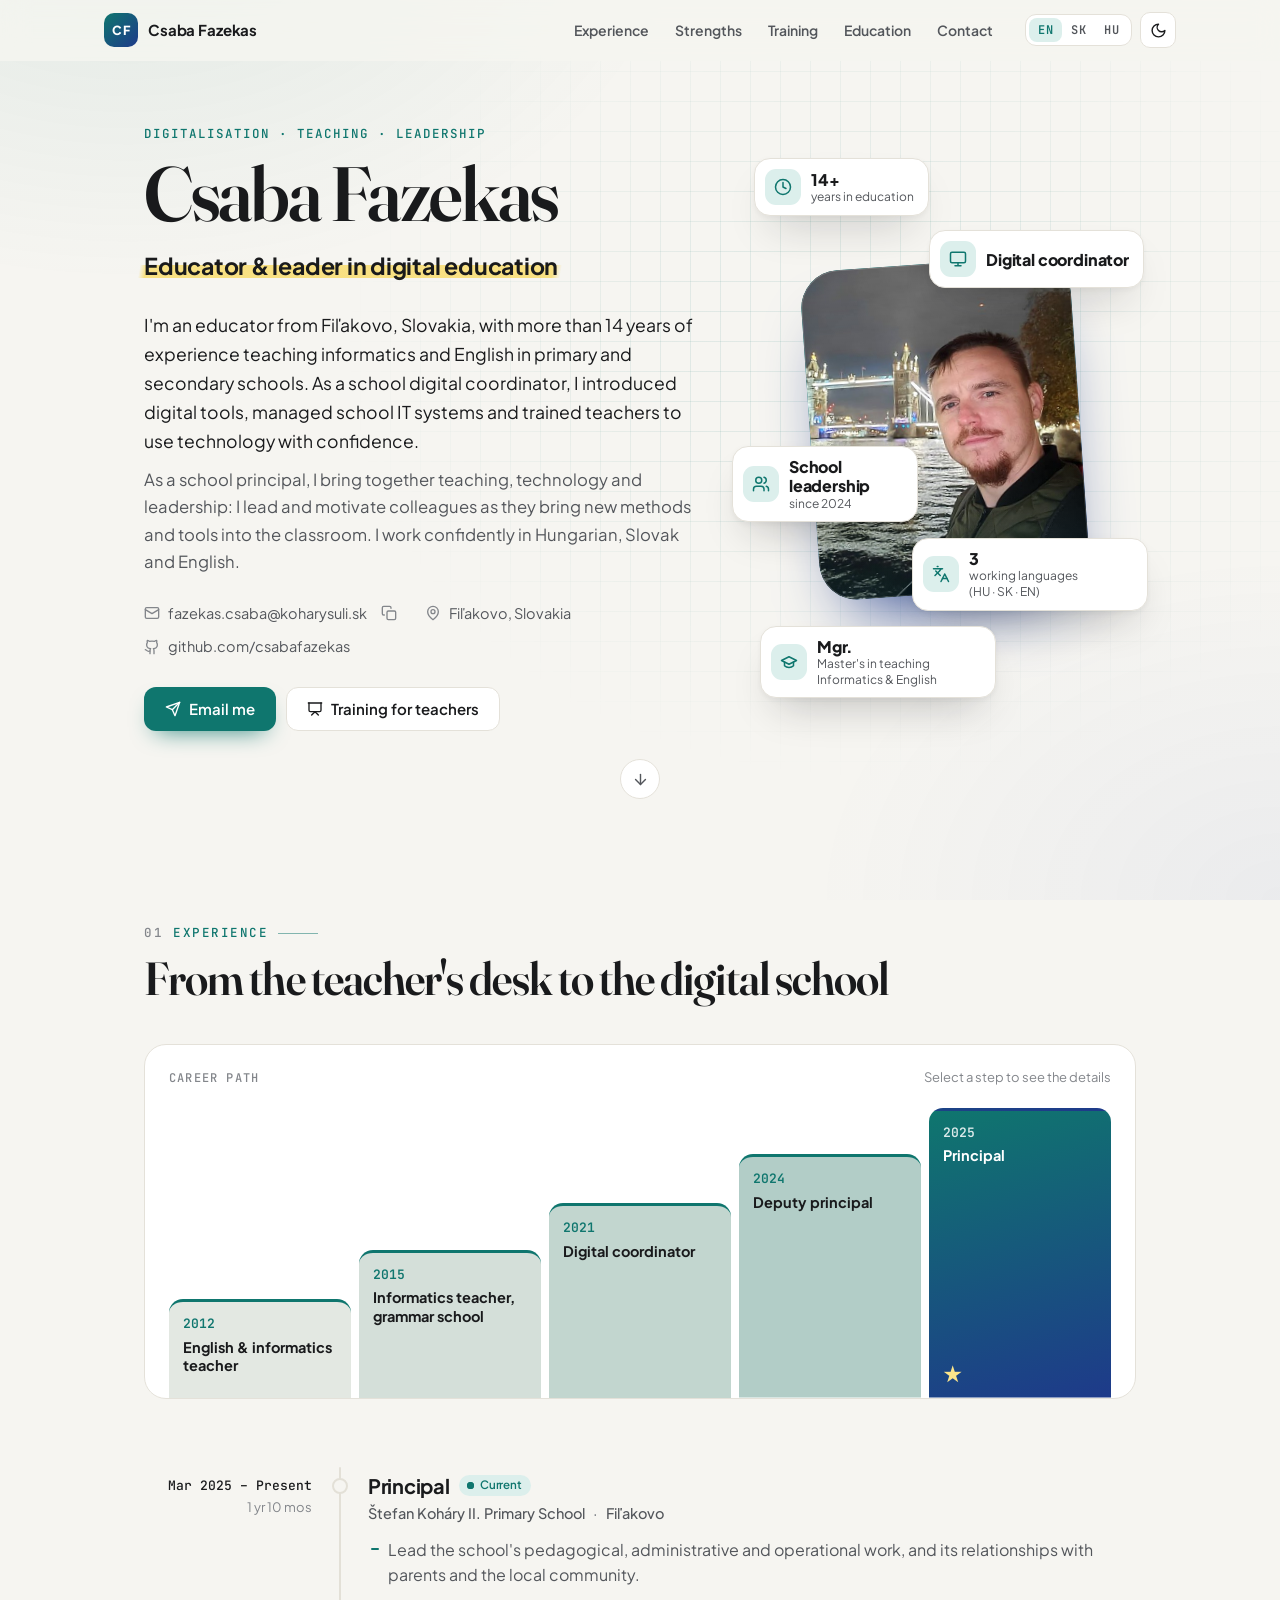
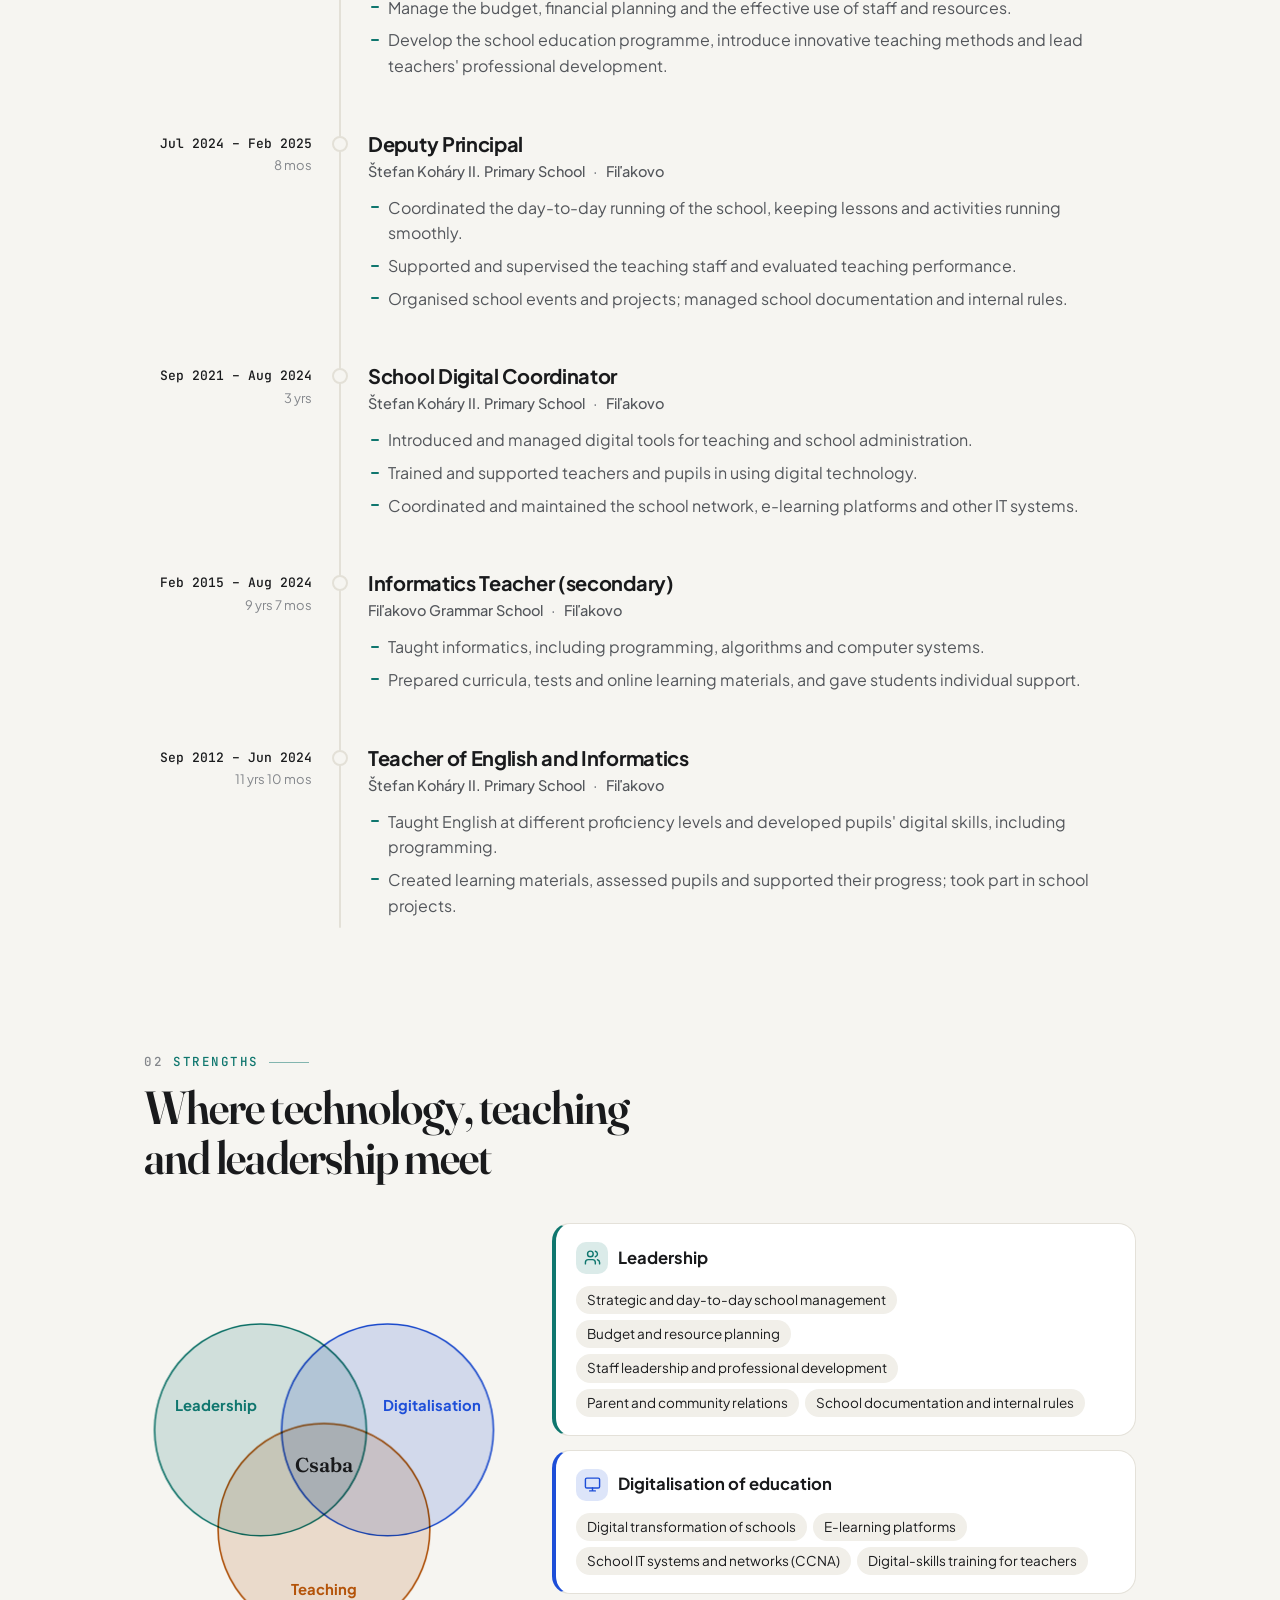
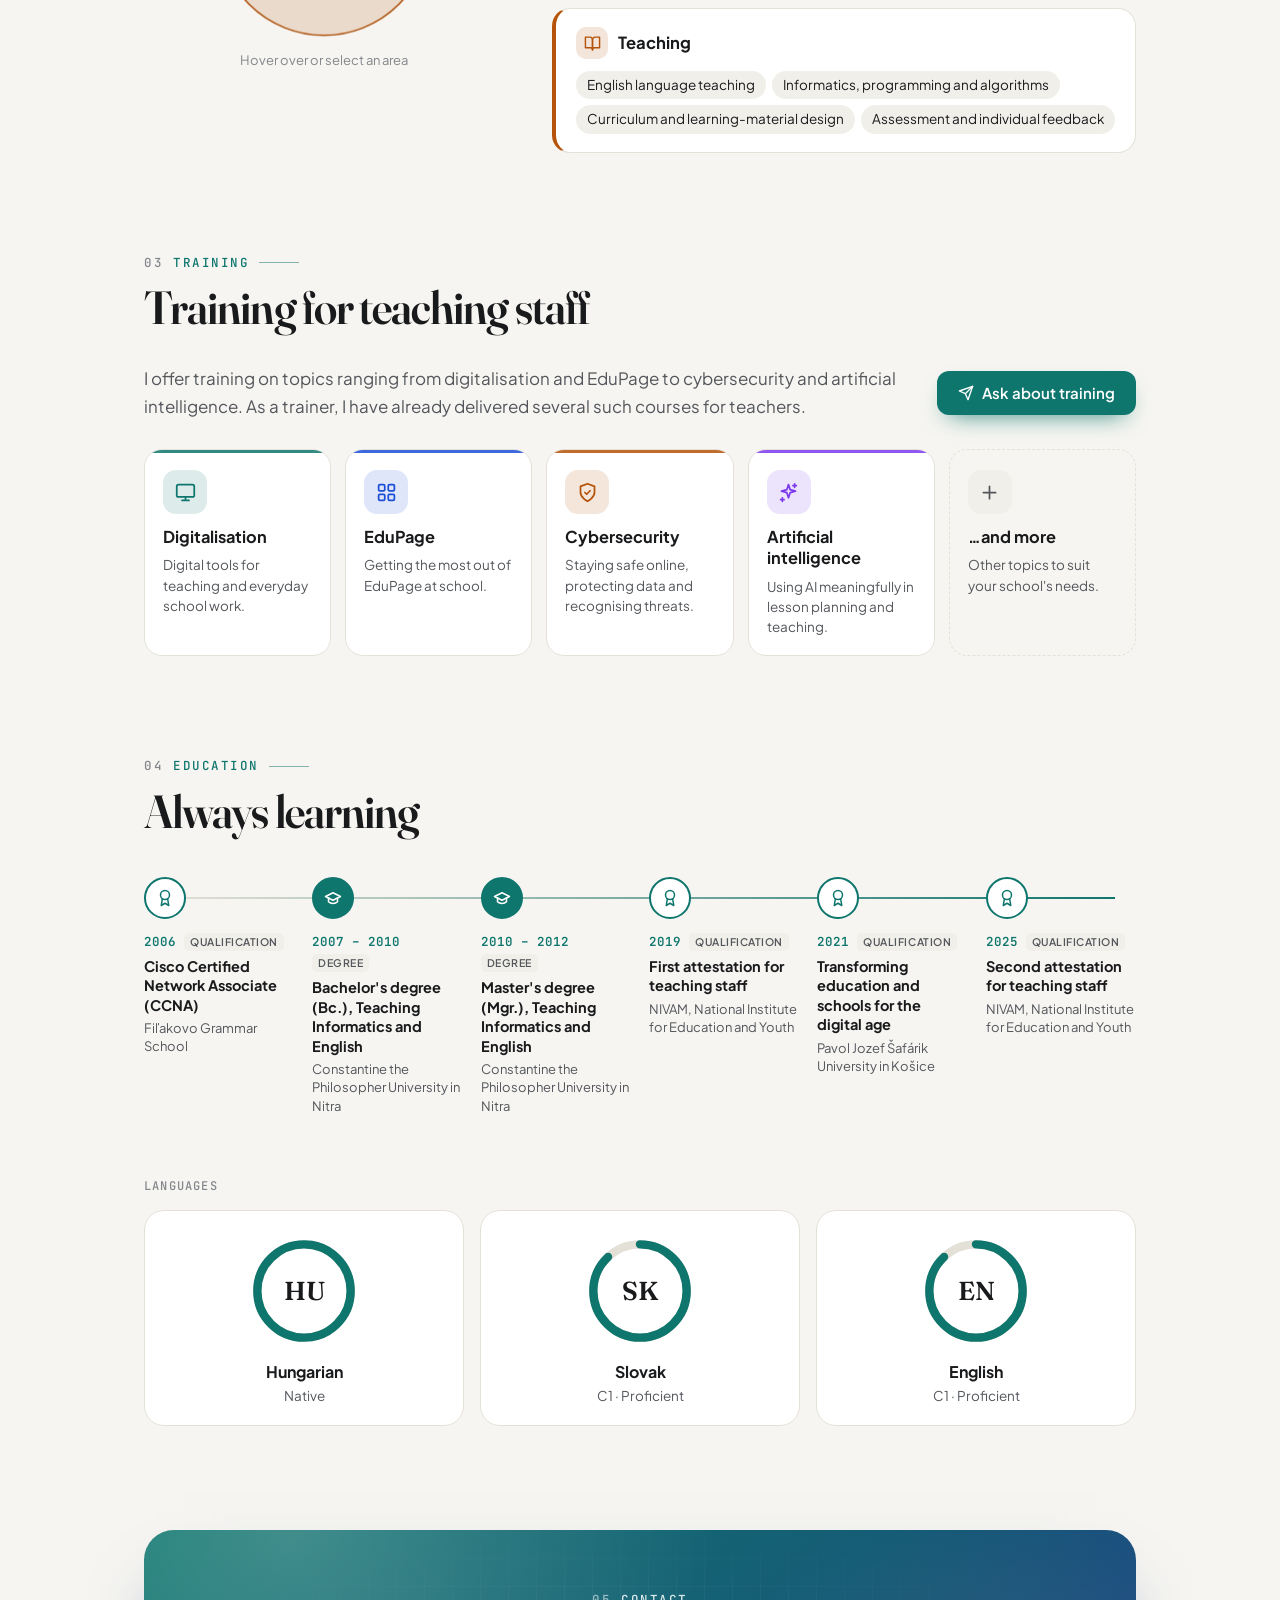
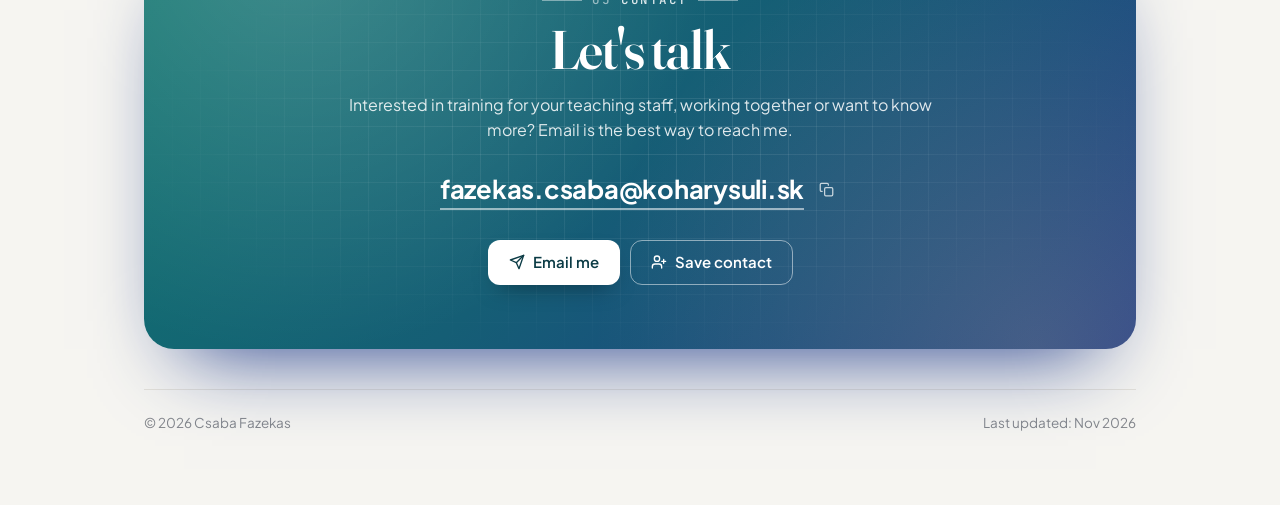
<file: index.html>
<!doctype html>
<html lang="en">
<head>
  <meta charset="utf-8">
  <meta name="viewport" content="width=device-width, initial-scale=1">
  <title>Csaba Fazekas · CV</title>
  <meta name="description" content="Csaba Fazekas, educator from Fiľakovo, Slovakia: digital education, teaching informatics and English, and leadership.">
  <meta name="theme-color" content="#f6f5f1">
  <meta property="og:type" content="profile">
  <meta property="og:title" content="Csaba Fazekas · CV">
  <meta property="og:description" content="Educator &amp; leader in digital education: digitalisation, teaching and leadership.">
  <link rel="alternate" hreflang="en" href="?lang=en">
  <link rel="alternate" hreflang="sk" href="?lang=sk">
  <link rel="alternate" hreflang="hu" href="?lang=hu">

  <!-- Apply the saved / system theme before first paint to avoid a flash. -->
  <script>
    (function () {
      try {
        var t = localStorage.getItem("cv-theme");
        if (t !== "light" && t !== "dark") {
          t = window.matchMedia("(prefers-color-scheme: dark)").matches ? "dark" : "light";
        }
        document.documentElement.setAttribute("data-theme", t);
      } catch (e) { /* storage blocked: CSS falls back to the system preference */ }
    })();
  </script>

  <link rel="preconnect" href="https://fonts.googleapis.com">
  <link rel="preconnect" href="https://fonts.gstatic.com" crossorigin>
  <link rel="stylesheet" href="https://fonts.googleapis.com/css2?family=Fraunces:opsz,wght@9..144,500..700&family=JetBrains+Mono:wght@400..600&family=Plus+Jakarta+Sans:wght@400..800&display=swap">
  <link rel="stylesheet" href="css/style.css">
</head>
<body>
  <a class="skip-link" href="#main">Skip to content</a>
  <header class="topbar" id="topbar">
    <div class="topbar-inner" id="topbar-inner"></div>
    <div class="progress" aria-hidden="true"><span id="progress-bar"></span></div>
  </header>

  <main id="main" class="page" tabindex="-1"></main>

  <div class="toast" id="toast" role="status" aria-live="polite"></div>
  <button type="button" class="back-to-top" id="back-to-top" data-action="top" aria-label="Back to top"></button>

  <noscript>
    <p class="noscript">This CV is interactive and needs JavaScript to display. Please enable JavaScript and reload the page.</p>
  </noscript>

  <script src="js/cv-data.js"></script>
  <script src="js/app.js"></script>
</body>
</html>
</file>
<file: css/style.css>
/* ==========================================================================
   Personal CV: styles
   Colours are tokens: change --accent (and its dark-mode twin) to re-brand.
   ========================================================================== */

:root {
  color-scheme: light;
  --bg: #f6f5f1;
  --surface: #ffffff;
  --surface-2: #f1efe9;
  --track: #e3e0d7;
  --text: #191a1c;
  --text-muted: #53565b;
  --text-faint: #83868b;
  --border: #e4e1d9;
  --accent: #0f766e;
  --accent-strong: #0a5c56;
  --accent-2: #1e40af;
  --accent-soft: #dcefec;
  --accent-contrast: #ffffff;
  --c1: #0f766e;
  --c2: #1d4ed8;
  --c3: #b45309;
  --c4: #7c3aed;
  --marker: rgba(250, 204, 21, 0.5);
  --grid: rgba(15, 118, 110, 0.09);
  --glow: rgba(15, 118, 110, 0.09);
  --glow-2: rgba(30, 64, 175, 0.05);
  --avatar-a: #0f766e;
  --avatar-b: #1e3a8a;
  --online: #16a34a;
  --shadow-sm: 0 1px 2px rgba(25, 26, 28, 0.04);
  --shadow: 0 1px 2px rgba(25, 26, 28, 0.04), 0 10px 30px -12px rgba(25, 26, 28, 0.16);
  --shadow-lg: 0 2px 6px rgba(25, 26, 28, 0.05), 0 22px 44px -18px rgba(25, 26, 28, 0.28);
  --radius: 16px;
  --radius-sm: 10px;
  --font-sans: "Plus Jakarta Sans", ui-sans-serif, system-ui, -apple-system, "Segoe UI", Roboto, sans-serif;
  --font-display: "Fraunces", Georgia, "Times New Roman", serif;
  --font-mono: "JetBrains Mono", ui-monospace, SFMono-Regular, Menlo, Consolas, monospace;
  --page-w: 1040px;
  --ease: cubic-bezier(0.2, 0.7, 0.2, 1);
}

@media (prefers-color-scheme: dark) {
  :root:not([data-theme="light"]) {
    color-scheme: dark;
    --bg: #0e1012;
    --surface: #15181b;
    --surface-2: #1c2024;
    --track: #2a2f35;
    --text: #ecebe6;
    --text-muted: #a9abae;
    --text-faint: #777a7e;
    --border: #252a2f;
    --accent: #2dd4bf;
    --accent-strong: #5eead4;
    --accent-2: #93c5fd;
    --accent-soft: rgba(45, 212, 191, 0.13);
    --accent-contrast: #04211e;
    --c1: #2dd4bf;
    --c2: #60a5fa;
    --c3: #fbbf24;
    --c4: #a78bfa;
    --marker: rgba(45, 212, 191, 0.3);
    --grid: rgba(45, 212, 191, 0.06);
    --glow: rgba(45, 212, 191, 0.06);
    --glow-2: rgba(147, 197, 253, 0.05);
    --online: #4ade80;
    --shadow-sm: none;
    --shadow: 0 1px 2px rgba(0, 0, 0, 0.3), 0 10px 30px -12px rgba(0, 0, 0, 0.6);
    --shadow-lg: 0 2px 6px rgba(0, 0, 0, 0.35), 0 24px 48px -18px rgba(0, 0, 0, 0.8);
  }
}

:root[data-theme="dark"] {
  color-scheme: dark;
  --bg: #0e1012;
  --surface: #15181b;
  --surface-2: #1c2024;
  --track: #2a2f35;
  --text: #ecebe6;
  --text-muted: #a9abae;
  --text-faint: #777a7e;
  --border: #252a2f;
  --accent: #2dd4bf;
  --accent-strong: #5eead4;
  --accent-2: #93c5fd;
  --accent-soft: rgba(45, 212, 191, 0.13);
  --accent-contrast: #04211e;
  --c1: #2dd4bf;
  --c2: #60a5fa;
  --c3: #fbbf24;
  --c4: #a78bfa;
  --marker: rgba(45, 212, 191, 0.3);
  --grid: rgba(45, 212, 191, 0.06);
  --glow: rgba(45, 212, 191, 0.06);
  --glow-2: rgba(147, 197, 253, 0.05);
  --online: #4ade80;
  --shadow-sm: none;
  --shadow: 0 1px 2px rgba(0, 0, 0, 0.3), 0 10px 30px -12px rgba(0, 0, 0, 0.6);
  --shadow-lg: 0 2px 6px rgba(0, 0, 0, 0.35), 0 24px 48px -18px rgba(0, 0, 0, 0.8);
}

/* ------------------------------------------------------------------ base */
*, *::before, *::after { box-sizing: border-box; }
[hidden] { display: none !important; }

html { scroll-behavior: smooth; scroll-padding-top: 80px; -webkit-text-size-adjust: 100%; text-size-adjust: 100%; }

body {
  margin: 0;
  min-height: 100vh;
  background: var(--bg);
  color: var(--text);
  font-family: var(--font-sans);
  font-size: 16px;
  line-height: 1.6;
  -webkit-font-smoothing: antialiased;
  -moz-osx-font-smoothing: grayscale;
  overflow-x: hidden;
}
body::before {
  content: "";
  position: fixed;
  inset: 0;
  z-index: -2;
  pointer-events: none;
  background:
    radial-gradient(900px 600px at 10% -10%, var(--glow), transparent 62%),
    radial-gradient(760px 560px at 100% 100%, var(--glow-2), transparent 62%);
}

h1, h2, h3, h4, p { margin: 0; }
a { color: inherit; }
button { font: inherit; color: inherit; }
img { max-width: 100%; display: block; }
code { font-family: var(--font-mono); font-size: 0.92em; }

:focus-visible { outline: 2px solid var(--accent); outline-offset: 2px; }

.icon {
  width: 18px;
  height: 18px;
  flex: none;
  fill: none;
  stroke: currentColor;
  stroke-width: 2;
  stroke-linecap: round;
  stroke-linejoin: round;
}

.skip-link {
  position: fixed;
  top: 12px; left: 12px;
  z-index: 100;
  padding: 10px 14px;
  border-radius: var(--radius-sm);
  background: var(--accent);
  color: var(--accent-contrast);
  font-weight: 600;
  text-decoration: none;
  transform: translateY(-160%);
  transition: transform 0.2s var(--ease);
}
.skip-link:focus { transform: none; }

.theme-anim, .theme-anim *, .theme-anim *::before, .theme-anim *::after {
  transition: background-color 0.35s ease, border-color 0.35s ease, color 0.35s ease, fill 0.35s ease, stroke 0.35s ease !important;
}

/* --------------------------------------------------------------- topbar */
.topbar {
  position: sticky;
  top: 0;
  z-index: 50;
  background: color-mix(in srgb, var(--bg) 80%, transparent);
  -webkit-backdrop-filter: blur(14px) saturate(1.4);
  backdrop-filter: blur(14px) saturate(1.4);
  border-bottom: 1px solid transparent;
  transition: border-color 0.25s;
}
.topbar.is-scrolled { border-bottom-color: var(--border); }
.topbar-inner {
  display: flex;
  align-items: center;
  gap: 20px;
  max-width: calc(var(--page-w) + 80px);
  margin: 0 auto;
  padding: 12px 24px;
}
.progress { position: absolute; left: 0; right: 0; bottom: -1px; height: 2px; pointer-events: none; }
.progress span {
  display: block;
  height: 100%;
  background: linear-gradient(90deg, var(--accent), var(--accent-2));
  transform: scaleX(0);
  transform-origin: 0 50%;
}

.brand { display: inline-flex; align-items: center; gap: 10px; min-width: 0; padding: 0; border: 0; background: none; cursor: pointer; }
.brand-mark {
  display: grid;
  place-items: center;
  width: 34px; height: 34px;
  flex: none;
  border-radius: 10px;
  background: linear-gradient(135deg, var(--avatar-a), var(--avatar-b));
  color: #fff;
  font: 800 12.5px/1 var(--font-sans);
  letter-spacing: 0.02em;
}
.brand-name { font-weight: 700; font-size: 15px; letter-spacing: -0.01em; white-space: nowrap; }

.topnav { display: flex; gap: 2px; margin-left: auto; }
.topnav a {
  padding: 7px 12px;
  border-radius: 999px;
  color: var(--text-muted);
  font-size: 14px;
  font-weight: 600;
  text-decoration: none;
  white-space: nowrap;
  transition: color 0.2s, background-color 0.2s;
}
.topnav a:hover { color: var(--text); }
.topnav a.is-active { color: var(--accent); background: var(--accent-soft); }

.top-controls { display: flex; align-items: center; gap: 8px; margin-left: auto; }
.topnav + .top-controls { margin-left: 0; }

.seg { display: inline-flex; padding: 3px; border-radius: 11px; background: var(--surface); border: 1px solid var(--border); }
.seg button {
  border: 0;
  padding: 6px 9px;
  border-radius: 8px;
  background: transparent;
  color: var(--text-muted);
  font: 600 12px/1 var(--font-mono);
  letter-spacing: 0.04em;
  cursor: pointer;
  transition: background-color 0.2s, color 0.2s;
}
.seg button:hover { color: var(--text); }
.seg button[aria-pressed="true"] { background: var(--accent-soft); color: var(--accent); }

.icon-btn {
  display: inline-grid;
  place-items: center;
  width: 36px; height: 36px;
  flex: none;
  border-radius: var(--radius-sm);
  border: 1px solid var(--border);
  background: var(--surface);
  color: var(--text);
  cursor: pointer;
  transition: border-color 0.2s, color 0.2s, transform 0.2s var(--ease);
}
.icon-btn:hover { border-color: var(--accent); color: var(--accent); }
.icon-btn:active { transform: scale(0.94); }
.icon-btn .icon { width: 17px; height: 17px; }
.i-sun { display: none; }
[data-theme="dark"] .i-sun { display: block; }
[data-theme="dark"] .i-moon { display: none; }

.btn {
  display: inline-flex;
  align-items: center;
  justify-content: center;
  gap: 8px;
  padding: 13px 20px;
  border-radius: 12px;
  border: 1px solid transparent;
  font: 600 15px/1.1 var(--font-sans);
  text-decoration: none;
  cursor: pointer;
  transition: background-color 0.2s, border-color 0.2s, color 0.2s, transform 0.2s var(--ease), box-shadow 0.2s;
}
.btn:hover { transform: translateY(-1px); }
.btn:active { transform: translateY(1px); }
.btn .icon { width: 16px; height: 16px; }
.btn-primary { background: var(--accent); color: var(--accent-contrast); box-shadow: 0 10px 24px -12px var(--accent); }
.btn-primary:hover { background: var(--accent-strong); }
.btn-light { background: #fff; color: #0b3b45; box-shadow: 0 10px 24px -12px rgba(0, 0, 0, 0.5); }
.btn-light:hover { background: #ecfdf8; }
.btn-ghost { background: var(--surface); border-color: var(--border); color: var(--text); }
.btn-ghost:hover { border-color: var(--accent); color: var(--accent); }
.btn-outline-light { background: transparent; border-color: rgba(255, 255, 255, 0.5); color: #fff; }
.btn-outline-light:hover { background: rgba(255, 255, 255, 0.12); border-color: #fff; }

.copy-btn {
  display: inline-grid;
  place-items: center;
  width: 28px; height: 28px;
  flex: none;
  border: 0;
  border-radius: 8px;
  background: transparent;
  color: var(--text-faint);
  cursor: pointer;
  transition: background-color 0.2s, color 0.2s;
}
.copy-btn:hover { background: var(--surface-2); color: var(--accent); }
.copy-btn .icon { width: 15px; height: 15px; }
.copy-btn .i-check { display: none; }
.copy-btn.is-copied { color: var(--online); }
.copy-btn.is-copied .i-copy { display: none; }
.copy-btn.is-copied .i-check { display: block; }
.copy-light { color: rgba(255, 255, 255, 0.75); }
.copy-light:hover { background: rgba(255, 255, 255, 0.15); color: #fff; }
.copy-light.is-copied { color: #bbf7d0; }

/* ----------------------------------------------------------------- page */
.page { max-width: var(--page-w); margin: 0 auto; padding: 0 24px 72px; outline: none; }

.anim .reveal { opacity: 0; transform: translateY(16px); transition: opacity 0.7s var(--ease), transform 0.7s var(--ease); }
.anim .reveal.is-visible { opacity: 1; transform: none; }

.section { padding: 104px 0 0; }
.section-head { max-width: 760px; margin-bottom: 40px; }
.eyebrow {
  display: flex;
  align-items: center;
  gap: 10px;
  margin-bottom: 14px;
  font: 500 12.5px/1 var(--font-mono);
  letter-spacing: 0.12em;
  text-transform: uppercase;
  color: var(--accent);
}
.eyebrow::after { content: ""; width: 40px; height: 1px; background: currentColor; opacity: 0.5; }
.eyebrow-num { color: var(--text-faint); }
.section-title {
  font-family: var(--font-display);
  font-size: clamp(1.95rem, 4.2vw, 2.9rem);
  font-weight: 600;
  line-height: 1.08;
  letter-spacing: -0.02em;
  font-variation-settings: "opsz" 120;
  text-wrap: balance;
}
.mini-label { font: 500 12px/1.3 var(--font-mono); letter-spacing: 0.1em; text-transform: uppercase; color: var(--text-faint); }
.hint { font-size: 13px; color: var(--text-faint); }

/* ----------------------------------------------------------------- hero */
.hero { position: relative; padding: 64px 0 24px; isolation: isolate; }
.hero::before {
  content: "";
  position: absolute;
  top: -80px; bottom: -40px;
  left: 50%;
  width: 100vw;
  z-index: -1;
  transform: translateX(-50%);
  background-image:
    linear-gradient(var(--grid) 1px, transparent 1px),
    linear-gradient(90deg, var(--grid) 1px, transparent 1px);
  background-size: 30px 30px;
  -webkit-mask-image: radial-gradient(ellipse 55% 65% at 68% 42%, #000 25%, transparent 75%);
  mask-image: radial-gradient(ellipse 55% 65% at 68% 42%, #000 25%, transparent 75%);
}
.hero-grid { display: grid; grid-template-columns: minmax(0, 1.25fr) minmax(0, 0.85fr); gap: 48px; align-items: center; }

.tagline { font: 500 12.5px/1.5 var(--font-mono); letter-spacing: 0.08em; text-transform: uppercase; color: var(--accent); }
.name {
  margin-top: 12px;
  font-family: var(--font-display);
  font-size: clamp(2.8rem, 6.6vw, 4.8rem);
  font-weight: 600;
  line-height: 0.98;
  letter-spacing: -0.03em;
  font-variation-settings: "opsz" 144;
}
.role-title { margin-top: 16px; font-size: clamp(1.15rem, 2.4vw, 1.45rem); font-weight: 700; letter-spacing: -0.01em; }
.marker {
  padding: 0 6px;
  margin: 0 -6px;
  background-image: linear-gradient(100deg, transparent 0.5%, var(--marker) 2%, var(--marker) 97%, transparent 99%);
  background-repeat: no-repeat;
  background-size: 100% 46%;
  background-position: 0 88%;
  -webkit-box-decoration-break: clone;
  box-decoration-break: clone;
  transition: background-size 0.9s var(--ease) 0.55s;
}
.anim .hero:not(.is-visible) .marker { background-size: 0% 46%; }

.summary { margin-top: 26px; max-width: 60ch; }
.summary p { font-size: 1.1rem; line-height: 1.65; }
.summary p + p { margin-top: 10px; color: var(--text-muted); font-size: 1.04rem; }

.meta { list-style: none; margin: 24px 0 0; padding: 0; display: flex; flex-wrap: wrap; gap: 8px 22px; font-size: 14.5px; }
.meta li { display: inline-flex; align-items: center; gap: 8px; min-width: 0; color: var(--text-muted); }
.meta .icon { width: 16px; height: 16px; color: var(--text-faint); }
.meta a { text-decoration: none; overflow-wrap: anywhere; transition: color 0.2s; }
.meta a:hover { color: var(--accent); }
.hero-actions { display: flex; flex-wrap: wrap; gap: 10px; margin-top: 28px; }

.anim .hero-copy > * { transition: opacity 0.7s var(--ease), transform 0.7s var(--ease); }
.anim .hero:not(.is-visible) .hero-copy > * { opacity: 0; transform: translateY(14px); }
.anim .hero-copy > :nth-child(2) { transition-delay: 0.06s; }
.anim .hero-copy > :nth-child(3) { transition-delay: 0.12s; }
.anim .hero-copy > :nth-child(4) { transition-delay: 0.18s; }
.anim .hero-copy > :nth-child(5) { transition-delay: 0.24s; }
.anim .hero-copy > :nth-child(6) { transition-delay: 0.3s; }

/* monogram card with floating facts */
.hero-visual { position: relative; height: 540px; }
.portrait {
  position: absolute;
  left: 50%; top: 50%;
  width: 270px; height: 330px;
  display: grid;
  place-items: center;
  overflow: hidden;
  border-radius: 38px;
  background: linear-gradient(150deg, var(--avatar-a) 0%, #155e75 45%, var(--avatar-b) 100%);
  box-shadow: 0 40px 70px -34px var(--avatar-b), inset 0 0 0 1px rgba(255, 255, 255, 0.14);
  transform: translate(-50%, -50%) rotate(-4deg);
  transition: transform 0.9s var(--ease), opacity 0.9s var(--ease);
}
.anim .hero:not(.is-visible) .portrait { opacity: 0; transform: translate(-50%, -42%) rotate(-10deg); }
.portrait:hover { transform: translate(-50%, -50%) rotate(-1deg) scale(1.02); }
.portrait-grid {
  position: absolute;
  inset: 0;
  background-image:
    linear-gradient(rgba(255, 255, 255, 0.11) 1px, transparent 1px),
    linear-gradient(90deg, rgba(255, 255, 255, 0.11) 1px, transparent 1px);
  background-size: 22px 22px;
}
.portrait::after {
  content: "";
  position: absolute;
  inset: 0;
  background: radial-gradient(circle at 22% 12%, rgba(255, 255, 255, 0.28), transparent 45%);
  pointer-events: none;
}
.portrait-initials {
  position: relative;
  font-family: var(--font-display);
  font-size: 104px;
  font-weight: 600;
  line-height: 1;
  letter-spacing: -0.04em;
  color: #fff;
  font-variation-settings: "opsz" 144;
  text-shadow: 0 10px 30px rgba(0, 0, 0, 0.18);
}
.portrait img { position: absolute; inset: 0; width: 100%; height: 100%; object-fit: cover; }
/* photo: soft light on top, a hint of the brand colour at the bottom, thin glass edge */
.portrait.has-photo::after {
  border-radius: inherit;
  background:
    linear-gradient(180deg, rgba(255, 255, 255, 0.1), transparent 28%),
    linear-gradient(0deg, rgba(15, 60, 80, 0.32), transparent 38%);
  box-shadow: inset 0 0 0 1px rgba(255, 255, 255, 0.18);
}

.float-chips { list-style: none; margin: 0; padding: 0; }
.float-chip {
  position: absolute;
  z-index: 2;
  display: flex;
  align-items: center;
  gap: 10px;
  max-width: 236px;
  padding: 10px 14px 10px 10px;
  border-radius: 16px;
  border: 1px solid var(--border);
  background: var(--surface);
  box-shadow: var(--shadow-lg);
  animation: float 7s ease-in-out infinite;
  transition: opacity 0.6s var(--ease), scale 0.6s var(--ease);
}
.anim .hero:not(.is-visible) .float-chip { opacity: 0; scale: 0.85; }
/* alternate left / right and keep clear of the monogram in the middle */
.fc-1 { top: 0; left: 0; transition-delay: 0.45s; }
.fc-2 { top: 72px; right: -8px; animation-delay: -1.4s; transition-delay: 0.58s; }
.fc-3 { top: 288px; left: -22px; max-width: 186px; animation-delay: -2.8s; transition-delay: 0.71s; }
.fc-4 { top: 380px; right: -12px; animation-delay: -4.2s; transition-delay: 0.84s; }
.fc-5 { bottom: 0; left: 6px; animation-delay: -5.6s; transition-delay: 0.97s; }
@keyframes float { 0%, 100% { translate: 0 0; } 50% { translate: 0 -9px; } }
.fc-icon { display: grid; place-items: center; width: 36px; height: 36px; flex: none; border-radius: 11px; background: var(--accent-soft); color: var(--accent); }
.fc-icon .icon { width: 18px; height: 18px; }
.fc-text { display: grid; min-width: 0; }
.fc-value { font-weight: 800; font-size: 16px; line-height: 1.2; letter-spacing: -0.01em; }
.fc-label { font-size: 12px; line-height: 1.3; color: var(--text-muted); }

.scroll-cue {
  display: grid;
  place-items: center;
  width: 40px; height: 40px;
  margin: 28px auto 0;
  border-radius: 50%;
  border: 1px solid var(--border);
  background: var(--surface);
  color: var(--text-muted);
  animation: cue 2.4s ease-in-out infinite;
  transition: color 0.2s, border-color 0.2s;
}
.scroll-cue:hover { color: var(--accent); border-color: var(--accent); }
.scroll-cue .icon { width: 17px; height: 17px; }
@keyframes cue { 0%, 100% { transform: translateY(0); } 50% { transform: translateY(6px); } }

/* --------------------------------------------------------- career stairs */
.stairs-wrap { margin-bottom: 56px; padding: 22px 24px 0; border-radius: 22px; border: 1px solid var(--border); background: var(--surface); overflow: hidden; }
.stairs-head { display: flex; flex-wrap: wrap; justify-content: space-between; align-items: baseline; gap: 6px 16px; margin-bottom: 20px; }
.stairs { list-style: none; margin: 0; padding: 0; display: grid; grid-template-columns: repeat(5, minmax(0, 1fr)); align-items: end; gap: 8px; height: 290px; }
.stair { height: var(--h); clip-path: inset(0 0 0 0); transition: clip-path 0.9s var(--ease) calc(var(--k) * 120ms + 0.15s); }
.anim .stairs-wrap:not(.is-visible) .stair { clip-path: inset(100% 0 0 0); }
.stair-btn {
  display: flex;
  flex-direction: column;
  gap: 6px;
  width: 100%;
  height: 100%;
  padding: 14px;
  border: 0;
  border-top: 3px solid var(--accent);
  border-radius: 14px 14px 0 0;
  background: color-mix(in srgb, var(--accent) var(--mix), var(--surface-2));
  text-align: left;
  cursor: pointer;
  transition: background-color 0.25s, box-shadow 0.25s;
}
.stair-btn:hover { background: color-mix(in srgb, var(--accent) calc(var(--mix) + 12%), var(--surface-2)); }
.stair-btn:hover .stair-role { text-decoration: underline; text-underline-offset: 3px; }
.stair-btn:focus-visible { outline-offset: -3px; }
.stair-year { font: 600 13px/1.2 var(--font-mono); color: var(--accent); }
.stair-role { font-size: 14.5px; font-weight: 700; line-height: 1.3; }
.stair.is-current .stair-btn { background: linear-gradient(165deg, var(--avatar-a), var(--avatar-b)); border-top-color: transparent; color: #fff; }
.stair.is-current .stair-year { color: rgba(255, 255, 255, 0.85); }
.stair.is-current .stair-btn::after {
  content: "★";
  margin-top: auto;
  font-size: 22px;
  line-height: 1;
  color: #fde68a;
}

/* -------------------------------------------------------- role timeline */
.roles { --date-w: 168px; --line-x: calc(var(--date-w) + 28px); --fill: 0; position: relative; list-style: none; margin: 0; padding: 0; }
.roles::before, .roles::after {
  content: "";
  position: absolute;
  left: calc(var(--line-x) - 1px);
  top: 12px; bottom: 24px;
  width: 2px;
  border-radius: 2px;
}
.roles::before { background: var(--track); }
.roles::after { background: linear-gradient(var(--accent), var(--accent-2)); transform: scaleY(var(--fill)); transform-origin: top; }
.role { position: relative; display: grid; grid-template-columns: var(--date-w) minmax(0, 1fr); column-gap: 56px; padding: 18px 0 34px; border-radius: 16px; }
.role::before {
  content: "";
  position: absolute;
  z-index: 1;
  left: calc(var(--line-x) - 8px);
  top: 23px;
  width: 16px; height: 16px;
  border-radius: 50%;
  border: 2px solid var(--track);
  background: var(--bg);
  transition: border-color 0.35s, background-color 0.35s, box-shadow 0.35s;
}
.role.is-reached::before { border-color: var(--accent); background: var(--surface); }
.role.is-current.is-reached::before { background: var(--accent); box-shadow: 0 0 0 6px var(--accent-soft); }
.role.flash { animation: flash 1.6s var(--ease); }
@keyframes flash { 0%, 100% { background-color: transparent; } 25% { background-color: var(--accent-soft); } }
.role-when { padding-top: 3px; text-align: right; }
.role-dates { font: 500 13px/1.5 var(--font-mono); color: var(--text); }
.role-dates span { white-space: nowrap; }
.role-dur { margin-top: 2px; font-size: 13px; color: var(--text-faint); }
.role-name { display: flex; flex-wrap: wrap; align-items: center; gap: 6px 10px; font-size: 1.25rem; font-weight: 700; line-height: 1.3; letter-spacing: -0.015em; }
.badge {
  display: inline-flex;
  align-items: center;
  gap: 6px;
  padding: 3px 10px 3px 8px;
  border-radius: 999px;
  background: var(--accent-soft);
  color: var(--accent);
  font: 600 11.5px/1.3 var(--font-sans);
}
.badge-dot { position: relative; width: 7px; height: 7px; border-radius: 50%; background: currentColor; }
.badge-dot::after { content: ""; position: absolute; inset: 0; border-radius: 50%; background: inherit; animation: ping 2s cubic-bezier(0, 0, 0.2, 1) infinite; }
@keyframes ping { 75%, 100% { transform: scale(2.6); opacity: 0; } }
.role-org { margin-top: 3px; color: var(--text-muted); font-size: 14.5px; font-weight: 500; }
.sep { margin: 0 8px; color: var(--text-faint); }
.bullets { list-style: none; margin: 12px 0 0; padding: 0; display: grid; gap: 7px; }
.bullets li { position: relative; max-width: 66ch; padding-left: 20px; color: var(--text-muted); }
.bullets li::before { content: ""; position: absolute; left: 3px; top: 0.72em; width: 8px; height: 2px; border-radius: 2px; background: var(--accent); }

/* ------------------------------------------------------ strengths (Venn) */
.strengths-wrap { display: grid; grid-template-columns: minmax(0, 360px) minmax(0, 1fr); gap: 48px; align-items: center; }
.strengths-wrap.no-venn { grid-template-columns: 1fr; }
.venn { text-align: center; }
.venn svg { display: block; width: 100%; height: auto; overflow: visible; }
.venn .hint { margin-top: 6px; }
.set-1 { --set-c: var(--c1); }
.set-2 { --set-c: var(--c2); }
.set-3 { --set-c: var(--c3); }
.venn-set { cursor: pointer; outline: none; }
.venn-set circle {
  fill: var(--set-c);
  fill-opacity: 0.16;
  stroke: var(--set-c);
  stroke-width: 1.5;
  mix-blend-mode: multiply;
  transform-box: fill-box;
  transform-origin: center;
  transition: transform 0.8s var(--ease), opacity 0.6s ease, fill-opacity 0.3s ease, stroke-width 0.3s ease;
}
[data-theme="dark"] .venn-set circle { mix-blend-mode: screen; fill-opacity: 0.2; }
.set-2 circle { transition-delay: 0.12s, 0.12s, 0s, 0s; }
.set-3 circle { transition-delay: 0.24s, 0.24s, 0s, 0s; }
.anim .venn:not(.is-visible) .venn-set circle { transform: scale(0.35); opacity: 0; }
.venn-set text { fill: var(--set-c); font: 700 14px var(--font-sans); pointer-events: none; transition: opacity 0.3s; }
.venn-center { fill: var(--text); font: 600 19px var(--font-display); pointer-events: none; }
.venn-set:hover circle, .venn-set.is-active circle { fill-opacity: 0.34; stroke-width: 2.5; }
.venn-set:focus-visible circle { stroke-width: 3.5; }
.has-active .venn-set:not(.is-active) circle { fill-opacity: 0.05; opacity: 0.55; }
.has-active .venn-set:not(.is-active) text { opacity: 0.4; }

.sgroups { display: grid; gap: 14px; }
.sgroup {
  padding: 18px 20px;
  border-radius: 18px;
  border: 1px solid var(--border);
  border-left: 4px solid var(--set-c);
  background: var(--surface);
  cursor: pointer;
  transition: opacity 0.3s, box-shadow 0.3s, translate 0.3s var(--ease), transform 0.7s var(--ease);
}
.sgroup:nth-child(2) { transition-delay: 0s, 0s, 0s, 0.08s; }
.sgroup:nth-child(3) { transition-delay: 0s, 0s, 0s, 0.16s; }
.sgroup.is-active { box-shadow: var(--shadow); translate: 6px 0; }
.has-active .sgroup:not(.is-active) { opacity: 0.45; }
.sgroup-title { display: flex; align-items: center; gap: 10px; margin-bottom: 12px; font-size: 1.04rem; font-weight: 700; }
.sgroup-icon { display: grid; place-items: center; width: 32px; height: 32px; flex: none; border-radius: 10px; background: color-mix(in srgb, var(--set-c) 15%, transparent); color: var(--set-c); }
.sgroup-icon .icon { width: 17px; height: 17px; }
.chips { list-style: none; margin: 0; padding: 0; display: flex; flex-wrap: wrap; gap: 6px; }
.chips li { padding: 5px 11px; border-radius: 999px; background: var(--surface-2); font-size: 13.5px; line-height: 1.35; transition: background-color 0.3s; }
.sgroup.is-active .chips li { background: color-mix(in srgb, var(--set-c) 13%, var(--surface)); }

/* ----------------------------------------------------- learning path */
.lpath { position: relative; list-style: none; margin: 0; padding: 0; display: grid; grid-template-columns: repeat(var(--n, 6), minmax(0, 1fr)); gap: 18px; }
.lpath::before {
  content: "";
  position: absolute;
  left: 21px; right: 21px;
  top: 20px;
  height: 2px;
  background: linear-gradient(90deg, var(--track), var(--accent));
  transform-origin: left;
  transition: transform 1.2s var(--ease) 0.1s;
}
.anim .lpath:not(.is-visible)::before { transform: scaleX(0); }
.anim .lpath.reveal { opacity: 1; transform: none; }
.lp-item { position: relative; transition: opacity 0.6s var(--ease), transform 0.6s var(--ease); }
.anim .lpath:not(.is-visible) .lp-item { opacity: 0; transform: translateY(14px); }
.lp-item:nth-child(2) { transition-delay: 0.1s; }
.lp-item:nth-child(3) { transition-delay: 0.2s; }
.lp-item:nth-child(4) { transition-delay: 0.3s; }
.lp-item:nth-child(5) { transition-delay: 0.4s; }
.lp-item:nth-child(6) { transition-delay: 0.5s; }
.lp-item:nth-child(n+7) { transition-delay: 0.6s; }
.lp-node {
  position: relative;
  z-index: 1;
  display: grid;
  place-items: center;
  width: 42px; height: 42px;
  margin-bottom: 14px;
  border-radius: 50%;
  border: 2px solid var(--accent);
  background: var(--surface);
  color: var(--accent);
}
.lp-node .icon { width: 18px; height: 18px; }
.lp-item.degree .lp-node { background: var(--accent); color: var(--accent-contrast); }
.lp-year { display: flex; flex-wrap: wrap; align-items: center; gap: 4px 8px; font: 600 12.5px/1.4 var(--font-mono); color: var(--accent); }
.lp-year > span:not(.lp-kind) { white-space: nowrap; }
.lp-kind { padding: 2px 6px; border-radius: 5px; background: var(--surface-2); color: var(--text-muted); font: 600 10.5px/1.3 var(--font-sans); letter-spacing: 0.05em; text-transform: uppercase; }
.lp-title { margin-top: 6px; font-size: 14.5px; font-weight: 700; line-height: 1.35; }
.lp-org { margin-top: 4px; font-size: 13px; line-height: 1.4; color: var(--text-muted); }

/* ------------------------------------------------------- language rings */
.langs { margin-top: 64px; }
.rings { list-style: none; margin: 16px 0 0; padding: 0; display: grid; grid-template-columns: repeat(3, minmax(0, 1fr)); gap: 16px; }
.ring-item { display: flex; flex-direction: column; align-items: center; padding: 24px 16px 20px; border-radius: 20px; border: 1px solid var(--border); background: var(--surface); text-align: center; }
.ring { position: relative; width: 112px; height: 112px; }
.ring svg { display: block; width: 100%; height: 100%; transform: rotate(-90deg); }
.ring-track, .ring-fill { fill: none; stroke-width: 9; }
.ring-track { stroke: var(--track); }
.ring-fill { stroke: var(--accent); stroke-linecap: round; stroke-dasharray: 100; stroke-dashoffset: calc(100 - var(--p)); transition: stroke-dashoffset 1.3s var(--ease) 0.25s; }
.ring-item:nth-child(2) .ring-fill { transition-delay: 0.4s; }
.ring-item:nth-child(3) .ring-fill { transition-delay: 0.55s; }
.anim .langs:not(.is-visible) .ring-fill { stroke-dashoffset: 100; }
.ring-code { position: absolute; inset: 0; display: grid; place-items: center; font-family: var(--font-display); font-size: 26px; font-weight: 600; }
.ring-name { margin-top: 12px; font-weight: 700; }
.ring-level { margin-top: 2px; font-size: 13.5px; line-height: 1.35; color: var(--text-muted); }

/* ----------------------------------------------------------- training */
.training-head { display: flex; flex-wrap: wrap; align-items: center; justify-content: space-between; gap: 18px 32px; margin: -8px 0 28px; }
.training-intro { flex: 1 1 420px; max-width: 64ch; font-size: 1.06rem; line-height: 1.65; color: var(--text-muted); }
.topics { list-style: none; margin: 0; padding: 0; display: grid; grid-template-columns: repeat(5, minmax(0, 1fr)); gap: 14px; }
.topic {
  --tc: var(--accent);
  position: relative;
  display: flex;
  flex-direction: column;
  gap: 8px;
  padding: 20px 18px 18px;
  border-radius: 18px;
  border: 1px solid var(--border);
  background: var(--surface);
  overflow: hidden;
  transition: opacity 0.7s var(--ease) calc(var(--i, 0) * 70ms), transform 0.7s var(--ease) calc(var(--i, 0) * 70ms), translate 0.25s var(--ease), border-color 0.25s, box-shadow 0.25s;
}
.topic.t-1 { --tc: var(--c1); }
.topic.t-2 { --tc: var(--c2); }
.topic.t-3 { --tc: var(--c3); }
.topic.t-4 { --tc: var(--c4); }
.topic::before { content: ""; position: absolute; inset: 0 0 auto; height: 3px; background: var(--tc); opacity: 0.85; }
.topic:hover { translate: 0 -4px; border-color: color-mix(in srgb, var(--tc) 45%, var(--border)); box-shadow: var(--shadow); }
.topic-icon { display: grid; place-items: center; width: 44px; height: 44px; margin-bottom: 4px; border-radius: 13px; background: color-mix(in srgb, var(--tc) 14%, transparent); color: var(--tc); }
.topic-icon .icon { width: 21px; height: 21px; }
.topic-title { font-size: 1.02rem; font-weight: 700; line-height: 1.3; }
.topic-text { font-size: 13.5px; line-height: 1.5; color: var(--text-muted); }
.topic-more { border-style: dashed; background: transparent; }
.topic-more::before { display: none; }
.topic-more .topic-icon { background: var(--surface-2); color: var(--text-muted); }

/* ------------------------------------------------------------ contact */
.cta {
  position: relative;
  isolation: isolate;
  overflow: hidden;
  padding: 64px 48px;
  border-radius: 30px;
  background: linear-gradient(135deg, var(--avatar-a) 0%, #155e75 50%, var(--avatar-b) 100%);
  color: #fff;
  text-align: center;
  box-shadow: 0 40px 80px -40px var(--avatar-b);
}
.cta::before {
  content: "";
  position: absolute;
  inset: 0;
  z-index: -1;
  background:
    radial-gradient(circle at 15% 0%, rgba(255, 255, 255, 0.2), transparent 45%),
    radial-gradient(circle at 90% 100%, rgba(253, 230, 138, 0.18), transparent 45%);
}
.cta-grid {
  position: absolute;
  inset: 0;
  z-index: -1;
  background-image:
    linear-gradient(rgba(255, 255, 255, 0.09) 1px, transparent 1px),
    linear-gradient(90deg, rgba(255, 255, 255, 0.09) 1px, transparent 1px);
  background-size: 28px 28px;
  -webkit-mask-image: radial-gradient(ellipse at center, #000 15%, transparent 75%);
  mask-image: radial-gradient(ellipse at center, #000 15%, transparent 75%);
}
.eyebrow-light { justify-content: center; color: rgba(255, 255, 255, 0.85); }
.eyebrow-light .eyebrow-num { color: rgba(255, 255, 255, 0.55); }
.eyebrow-light::before { content: ""; width: 40px; height: 1px; background: currentColor; opacity: 0.5; order: -1; }
.cta-title { font-family: var(--font-display); font-size: clamp(2.2rem, 5.4vw, 3.4rem); font-weight: 600; line-height: 1.05; letter-spacing: -0.02em; font-variation-settings: "opsz" 144; }
.cta-text { max-width: 52ch; margin: 14px auto 0; color: rgba(255, 255, 255, 0.86); }
.cta-email { display: inline-flex; align-items: center; gap: 8px; margin-top: 26px; font-size: clamp(1.1rem, 3vw, 1.6rem); font-weight: 700; letter-spacing: -0.01em; }
.cta-email a {
  color: #fff;
  text-decoration: none;
  overflow-wrap: anywhere;
  background-image: linear-gradient(rgba(255, 255, 255, 0.55), rgba(255, 255, 255, 0.55));
  background-repeat: no-repeat;
  background-size: 100% 2px;
  background-position: 0 100%;
  transition: background-size 0.3s var(--ease);
}
.cta-email a:hover { background-size: 100% 100%; background-image: linear-gradient(rgba(255, 255, 255, 0.16), rgba(255, 255, 255, 0.16)); }
.cta-phone { display: flex; justify-content: center; align-items: center; gap: 8px; margin-top: 8px; color: rgba(255, 255, 255, 0.86); }
.cta-phone .icon { width: 16px; height: 16px; }
.cta-phone a { text-decoration: none; }
.cta-actions { display: flex; flex-wrap: wrap; justify-content: center; gap: 10px; margin-top: 30px; }

.site-footer {
  display: flex;
  flex-wrap: wrap;
  justify-content: space-between;
  gap: 8px 24px;
  margin-top: 40px;
  padding-top: 22px;
  border-top: 1px solid var(--border);
  color: var(--text-faint);
  font-size: 13.5px;
}

/* --------------------------------------------------- floating elements */
.toast {
  position: fixed;
  left: 50%;
  bottom: 24px;
  z-index: 70;
  padding: 10px 16px;
  border-radius: 12px;
  background: var(--text);
  color: var(--bg);
  font-size: 14px;
  font-weight: 600;
  box-shadow: var(--shadow-lg);
  opacity: 0;
  pointer-events: none;
  transform: translate(-50%, 12px);
  transition: opacity 0.25s ease, transform 0.25s var(--ease);
}
.toast.is-visible { opacity: 1; transform: translate(-50%, 0); }

.back-to-top {
  position: fixed;
  right: 20px;
  bottom: 20px;
  z-index: 35;
  display: grid;
  place-items: center;
  width: 44px; height: 44px;
  border-radius: 50%;
  border: 1px solid var(--border);
  background: var(--surface);
  color: var(--text);
  box-shadow: var(--shadow);
  cursor: pointer;
  opacity: 0;
  visibility: hidden;
  transform: translateY(10px);
  transition: opacity 0.25s, transform 0.25s var(--ease), visibility 0s linear 0.25s, border-color 0.2s, color 0.2s;
}
.back-to-top.is-visible { opacity: 1; visibility: visible; transform: none; transition-delay: 0s; }
.back-to-top:hover { border-color: var(--accent); color: var(--accent); }

.noscript { max-width: 520px; margin: 80px auto; padding: 0 16px; text-align: center; color: var(--text-muted); }

/* ---------------------------------------------------------- responsive */
@media (max-width: 1000px) {
  .topics { grid-template-columns: repeat(3, minmax(0, 1fr)); }
  .topnav { display: none; }
  .topnav + .top-controls { margin-left: auto; }
  .lpath { grid-template-columns: 1fr; gap: 20px; }
  .lpath::before { left: 20px; right: auto; top: 20px; bottom: 20px; width: 2px; height: auto; background: linear-gradient(var(--track), var(--accent)); transform-origin: top; }
  .anim .lpath:not(.is-visible)::before { transform: scaleY(0); }
  .lp-item { display: grid; grid-template-columns: 42px minmax(0, 1fr); gap: 16px; }
  .lp-node { margin: 0; }
  .lp-text { padding-top: 2px; }
}

@media (max-width: 900px) {
  .hero-grid { grid-template-columns: 1fr; gap: 20px; }
  .hero-visual { width: 100%; max-width: 440px; height: 540px; margin: 0 auto; }
  .strengths-wrap { grid-template-columns: 1fr; gap: 28px; }
  .venn { max-width: 330px; margin: 0 auto; width: 100%; }
}

@media (max-width: 760px) {
  .topics { grid-template-columns: repeat(2, minmax(0, 1fr)); gap: 10px; }
  .topic { padding: 16px 14px 14px; }
  .section { padding-top: 80px; }
  .stairs-wrap { padding: 18px 18px 18px 0; }
  .stairs-head { padding-left: 18px; }
  .stairs { grid-template-columns: 1fr; height: auto; gap: 6px; align-items: stretch; }
  .stair { height: auto; width: var(--w, 100%); clip-path: inset(0 0 0 0); }
  .anim .stairs-wrap:not(.is-visible) .stair { clip-path: inset(0 100% 0 0); }
  .stair-btn { flex-direction: row; flex-wrap: wrap; align-items: baseline; gap: 4px 10px; padding: 11px 14px; border-top: 0; border-left: 3px solid var(--accent); border-radius: 0 12px 12px 0; }
  .stair.is-current .stair-btn { border-left-color: transparent; }
  .stair.is-current .stair-btn::after { margin: 0 0 0 auto; font-size: 16px; }
  .roles { --date-w: 0px; --line-x: 8px; }
  .role { grid-template-columns: 1fr; column-gap: 0; padding: 16px 0 28px 34px; }
  .role::before { top: 20px; }
  .role-when { display: flex; flex-wrap: wrap; align-items: baseline; gap: 2px 12px; padding-top: 0; text-align: left; }
  .role-dur { margin: 0; }
  .role-name { margin-top: 4px; }
  .ring { width: 84px; height: 84px; }
  .ring-code { font-size: 21px; }
  .ring-item { padding: 18px 8px 16px; }
  .cta { padding: 48px 24px; border-radius: 24px; }
}

@media (max-width: 560px) {
  html { scroll-padding-top: 64px; }
  .topbar-inner { padding: 10px 16px; gap: 10px; }
  .brand-name { display: none; }
  .page { padding: 0 16px 64px; }
  .hero { padding-top: 36px; }
  .name { font-size: 2.7rem; }
  .summary p { font-size: 1.04rem; }
  .meta { flex-direction: column; gap: 8px; }
  .hero-actions .btn { flex: 1 1 100%; }
  .hero-visual { height: 462px; }
  .portrait { width: 200px; height: 245px; border-radius: 30px; }
  .portrait-initials { font-size: 78px; }
  .float-chip { max-width: 158px; padding: 8px 10px 8px 8px; gap: 8px; border-radius: 13px; }
  .fc-icon { width: 30px; height: 30px; border-radius: 9px; }
  .fc-icon .icon { width: 15px; height: 15px; }
  .fc-value { font-size: 15px; }
  .fc-label { font-size: 11px; }
  .fc-1 { top: 0; left: 0; }
  .fc-2 { top: 52px; right: 0; }
  .fc-3 { top: 246px; left: 0; max-width: 136px; }
  .fc-4 { top: 296px; right: 0; }
  .fc-5 { bottom: 0; left: 0; }
  .scroll-cue { display: none; }
  .rings { gap: 8px; }
  .ring-level { font-size: 12px; }
  .cta-actions .btn { flex: 1 1 100%; }
  .training-head .btn { flex: 1 1 100%; }
}

@media (prefers-reduced-motion: reduce) {
  html { scroll-behavior: auto; }
  *, *::before, *::after { animation-duration: 0.01ms !important; animation-iteration-count: 1 !important; transition-duration: 0.01ms !important; transition-delay: 0s !important; }
}

/* ---------------------------------------------------------------- print */
@media print {
  @page { size: A4; margin: 14mm 15mm 15mm; }
  :root:not(#print) {
    color-scheme: light;
    --bg: #ffffff; --surface: #ffffff; --surface-2: #f2f2f2; --track: #e2e2e2;
    --text: #111111; --text-muted: #3b3b3b; --text-faint: #6b6b6b; --border: #dcdcdc;
    --accent: #0f766e; --accent-2: #1e40af; --accent-soft: #e3f2f0; --accent-contrast: #fff;
    --c1: #0f766e; --c2: #1d4ed8; --c3: #b45309;
    --shadow-sm: none; --shadow: none; --shadow-lg: none;
  }
  * { -webkit-print-color-adjust: exact; print-color-adjust: exact; }
  html { scroll-behavior: auto; }
  body { background: #fff; font-size: 9.8pt; line-height: 1.45; }
  body::before, .hero::before { display: none; }
  a { text-decoration: none; }
  .skip-link, .topbar, .toast, .back-to-top, .copy-btn, .hero-actions, .hero-visual, .scroll-cue, .training-head .btn,
  .stairs-wrap, .venn, #contact, .site-footer, .roles::before, .roles::after, .role::before { display: none !important; }
  .anim .reveal, .reveal, .anim .hero-copy > *, .anim .lp-item, .lp-item { opacity: 1 !important; transform: none !important; }
  .page { max-width: none; padding: 0; }
  .hero { padding: 0 0 10pt; border-bottom: 1.5pt solid var(--accent); }
  .hero-grid { display: block; }
  .name { margin-top: 2pt; font-size: 26pt; }
  .role-title { margin-top: 4pt; font-size: 12pt; }
  .marker { background-size: 100% 46% !important; }
  .summary { margin-top: 8pt; max-width: none; }
  .summary p, .summary p + p { font-size: 10pt; color: var(--text); }
  .meta { margin-top: 8pt; gap: 3pt 16pt; font-size: 9pt; }
  .section { padding-top: 12pt; }
  .section-head { margin-bottom: 6pt; break-after: avoid; }
  .eyebrow { margin-bottom: 0; font: 700 11pt/1.3 var(--font-sans); letter-spacing: 0.06em; }
  .eyebrow::after { flex: 1; }
  .eyebrow-num, .section-title { display: none; }
  .role, .role:first-child { grid-template-columns: 92pt 1fr; column-gap: 10pt; padding: 6pt 0; break-inside: avoid; }
  .role-when { display: block; text-align: left; }
  .role-dates { font-size: 8.6pt; }
  .role-dur { font-size: 8.2pt; }
  .role-name { font-size: 11pt; }
  .badge { padding: 0.5pt 5pt; font-size: 7.5pt; }
  .badge-dot { display: none; }
  .role-org { font-size: 9pt; margin-top: 0; }
  .bullets { margin-top: 3pt; gap: 2pt; }
  .bullets li { max-width: none; padding-left: 12pt; }
  .bullets li::before { left: 1pt; width: 6pt; }
  .strengths-wrap { display: block; }
  .sgroups { grid-template-columns: repeat(3, minmax(0, 1fr)); gap: 7pt; }
  .sgroup { padding: 7pt 8pt; border-radius: 6pt; opacity: 1 !important; translate: none !important; break-inside: avoid; }
  .sgroup-title { margin-bottom: 5pt; font-size: 9.6pt; }
  .sgroup-icon { width: 16pt; height: 16pt; border-radius: 4pt; }
  .sgroup-icon .icon { width: 10pt; height: 10pt; }
  .chips li { padding: 1pt 6pt; font-size: 8.2pt; }
  .lpath { grid-template-columns: repeat(2, minmax(0, 1fr)); gap: 6pt 14pt; }
  .lpath::before { display: none; }
  .lp-item { display: grid; grid-template-columns: 18pt 1fr; gap: 6pt; break-inside: avoid; }
  .lp-node { width: 18pt; height: 18pt; margin: 0; border-width: 1pt; }
  .lp-node .icon { width: 10pt; height: 10pt; }
  .lp-year { font-size: 8pt; }
  .lp-kind { display: none; }
  .lp-title { margin-top: 1pt; font-size: 9.2pt; }
  .lp-org { margin-top: 0; font-size: 8.4pt; }
  .langs { margin-top: 10pt; break-inside: avoid; }
  .training-head { margin: 0 0 6pt; }
  .training-intro { font-size: 9.6pt; color: var(--text); max-width: none; }
  .topics { grid-template-columns: repeat(5, minmax(0, 1fr)); gap: 6pt; break-inside: avoid; }
  .topic { padding: 6pt 7pt; border-radius: 6pt; gap: 2pt; opacity: 1 !important; transform: none !important; }
  .topic-icon { width: 16pt; height: 16pt; margin: 0; border-radius: 4pt; }
  .topic-icon .icon { width: 10pt; height: 10pt; }
  .topic-title { font-size: 9.2pt; }
  .topic-text { font-size: 8.2pt; }
  .rings { margin-top: 5pt; gap: 7pt; }
  .ring-item { flex-direction: row; gap: 8pt; padding: 6pt 8pt; border-radius: 6pt; text-align: left; }
  .ring { width: 30pt; height: 30pt; flex: none; }
  .ring-code { font-size: 9pt; }
  .ring-name { margin-top: 0; font-size: 9.4pt; }
  .ring-level { font-size: 8.4pt; }
  .ring-fill { stroke-dashoffset: calc(100 - var(--p)) !important; }
}
</file>
